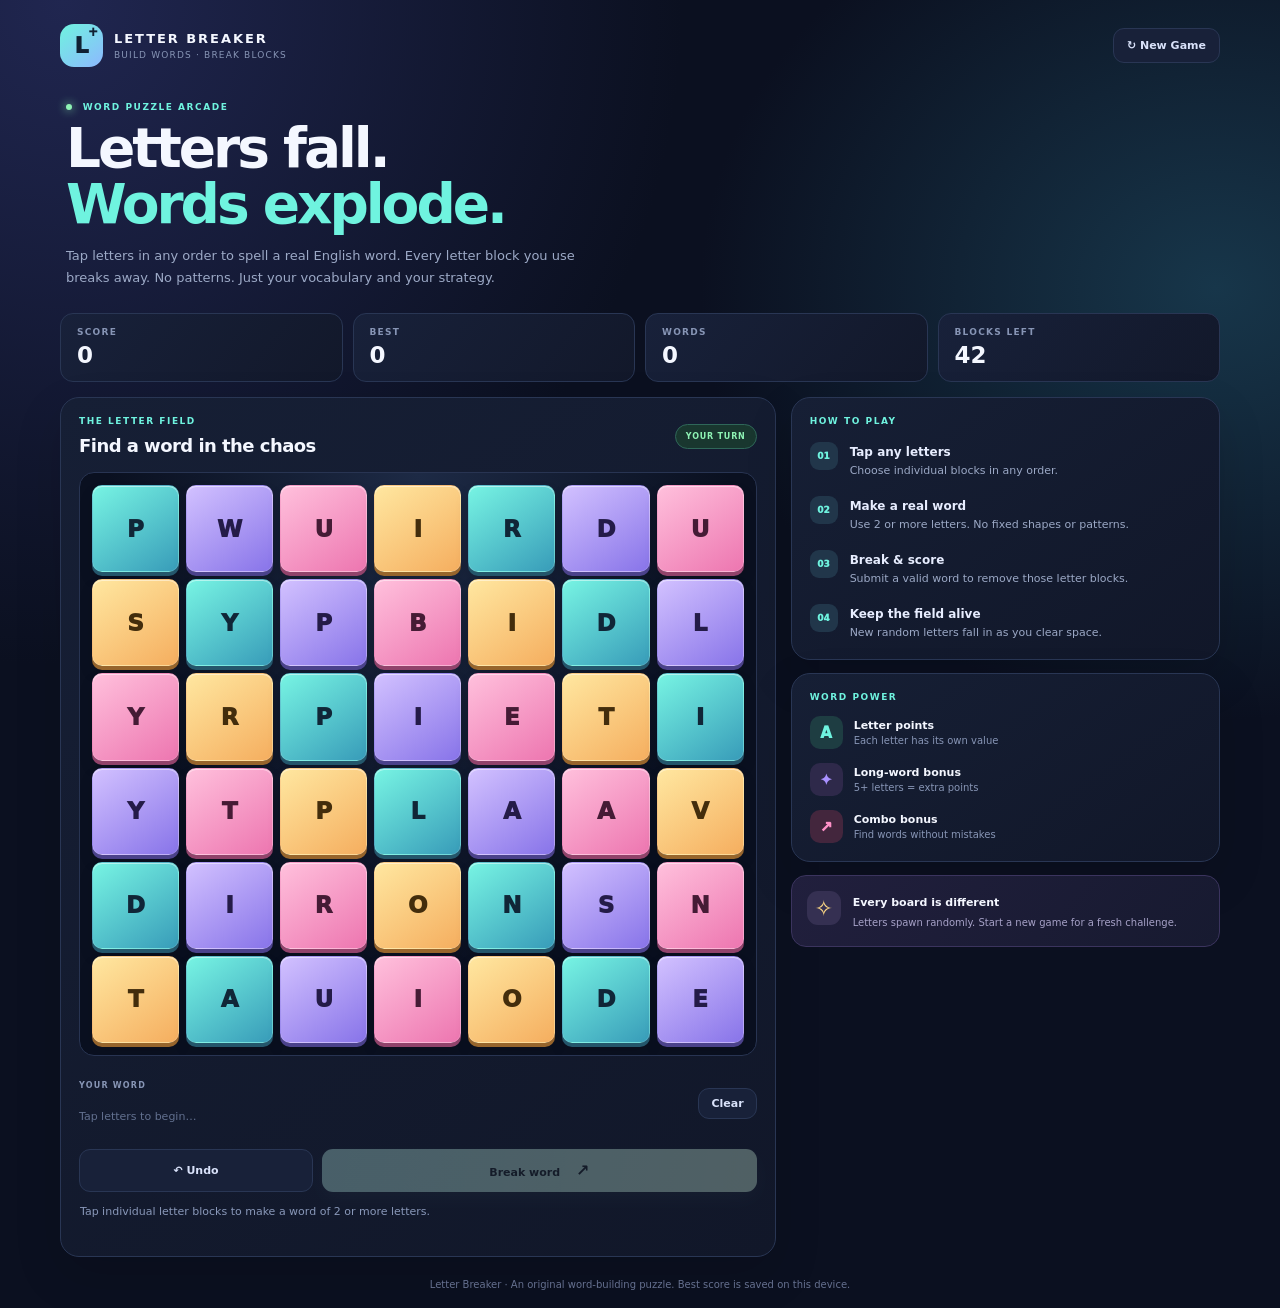
<file: index.html>
<!DOCTYPE html>
<html lang="en">
<head>
  <meta charset="UTF-8">
  <meta name="viewport" content="width=device-width, initial-scale=1.0">
  <meta name="theme-color" content="#0b1020">
  <title>Letter Breaker — Build Words, Break Blocks</title>
  <link rel="stylesheet" href="style.css">
  <script async src="https://pagead2.googlesyndication.com/pagead/js/adsbygoogle.js?client=ca-pub-8689503291884010"
     crossorigin="anonymous"></script>
</head>
<body>
  <main class="app">
    <header class="topbar">
      <a class="brand" href="#" aria-label="Letter Breaker home">
        <span class="brand-icon">L<span>+</span></span>
        <span><b>LETTER BREAKER</b><small>BUILD WORDS · BREAK BLOCKS</small></span>
      </a>
      <button id="newGameBtn" class="ghost-btn">↻ New Game</button>
    </header>

    <section class="intro">
      <div>
        <p class="eyebrow"><span class="live-dot"></span> WORD PUZZLE ARCADE</p>
        <h1>Letters fall.<br><em>Words explode.</em></h1>
        <p class="intro-copy">Tap letters in any order to spell a real English word. Every letter block you use breaks away. No patterns. Just your vocabulary and your strategy.</p>
      </div>
      <!-- <div class="hero-art" aria-hidden="true">
        <div class="art-orbit orbit-a"></div><div class="art-orbit orbit-b"></div>
        <div class="art-block ab1">W</div><div class="art-block ab2">O</div><div class="art-block ab3">R</div><div class="art-block ab4">D</div>
        <div class="art-spark">✦</div> -->
      </div>
    </section>

    <section class="stats">
      <div class="stat"><span>SCORE</span><strong id="score">0</strong></div>
      <div class="stat"><span>BEST</span><strong id="best">0</strong></div>
      <div class="stat"><span>WORDS</span><strong id="words">0</strong></div>
      <div class="stat"><span>BLOCKS LEFT</span><strong id="left">0</strong></div>
    </section>

    <section class="game-layout">
      <section class="play-panel panel">
        <div class="section-head">
          <div><p class="eyebrow">THE LETTER FIELD</p><h2>Find a word in the chaos</h2></div>
          <span id="statusPill" class="status-pill">YOUR TURN</span>
        </div>
        <div class="field-wrap">
          <div id="field" class="field" aria-label="Letter blocks"></div>
          <div id="emptyState" class="empty-state hidden">
            <div class="empty-symbol">✦</div><h3>Field cleared!</h3><p>A fresh wave of letters is ready.</p>
            <button id="refillBtn" class="primary-btn">Drop new letters</button>
          </div>
        </div>
        <div class="selection-row">
          <div><span class="mini-label">YOUR WORD</span><div id="wordPreview" class="word-preview"><span class="placeholder">Tap letters to begin…</span></div></div>
          <button id="clearSelectionBtn" class="clear-btn" aria-label="Clear selected letters">Clear</button>
        </div>
        <div class="actions">
          <button id="undoBtn" class="secondary-btn">↶ Undo</button>
          <button id="submitBtn" class="primary-btn" disabled>Break word <span>↗</span></button>
        </div>
        <p id="message" class="message" aria-live="polite">Tap individual letter blocks to make a word of 2 or more letters.</p>
      </section>

      <aside class="side">
        <section class="panel how-panel">
          <p class="eyebrow">HOW TO PLAY</p>
          <div class="how-step"><span>01</span><p><b>Tap any letters</b><br>Choose individual blocks in any order.</p></div>
          <div class="how-step"><span>02</span><p><b>Make a real word</b><br>Use 2 or more letters. No fixed shapes or patterns.</p></div>
          <div class="how-step"><span>03</span><p><b>Break & score</b><br>Submit a valid word to remove those letter blocks.</p></div>
          <div class="how-step"><span>04</span><p><b>Keep the field alive</b><br>New random letters fall in as you clear space.</p></div>
        </section>
        <section class="panel scoring-panel">
          <p class="eyebrow">WORD POWER</p>
          <div class="score-rule"><span class="rule-icon">A</span><div><b>Letter points</b><small>Each letter has its own value</small></div></div>
          <div class="score-rule"><span class="rule-icon purple">✦</span><div><b>Long-word bonus</b><small>5+ letters = extra points</small></div></div>
          <div class="score-rule"><span class="rule-icon pink">↗</span><div><b>Combo bonus</b><small>Find words without mistakes</small></div></div>
        </section>
        <section class="daily-card">
          <div class="daily-icon">✧</div><div><b>Every board is different</b><p>Letters spawn randomly. Start a new game for a fresh challenge.</p></div>
        </section>
      </aside>
    </section>
    <footer>Letter Breaker · An original word-building puzzle. Best score is saved on this device.</footer>
  </main>

  <div id="resultModal" class="modal hidden" role="dialog" aria-modal="true" aria-labelledby="resultTitle">
    <div class="modal-card">
      <div class="modal-glyph">✦</div><p class="eyebrow">FIELD REPORT</p><h2 id="resultTitle">Nice wordplay!</h2>
      <p id="resultCopy">You turned letters into points.</p>
      <div class="result-stats"><div><small>FINAL SCORE</small><b id="finalScore">0</b></div><div><small>WORDS MADE</small><b id="finalWords">0</b></div></div>
      <button id="modalNewGame" class="primary-btn">Play again <span>→</span></button>
    </div>
  </div>
  <script src="game.js"></script>
</body>
</html>
</file>
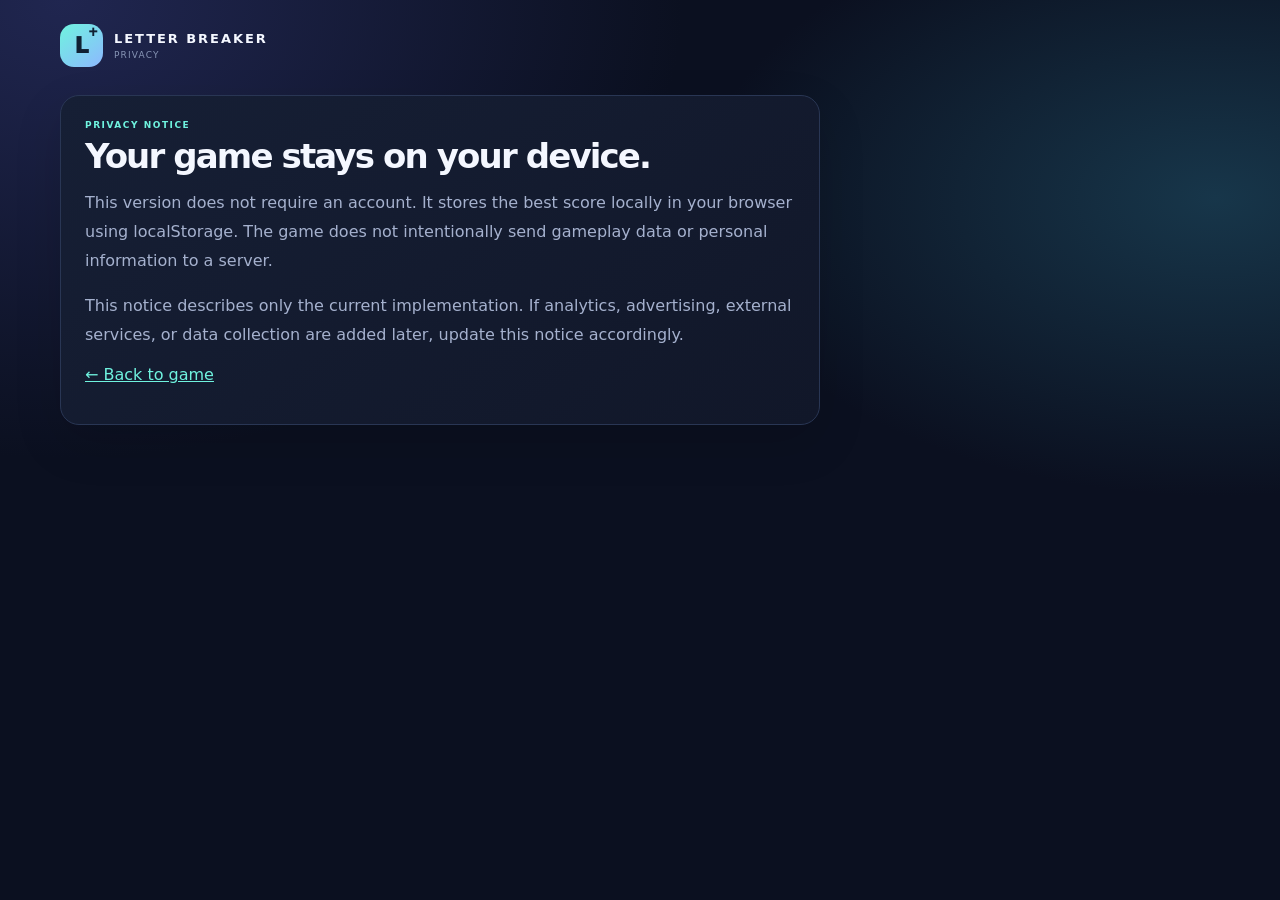
<file: privacy.html>
<!doctype html><html lang="en"><head><meta charset="utf-8"><meta name="viewport" content="width=device-width, initial-scale=1"><title>Letter Breaker Privacy</title><link rel="stylesheet" href="style.css"><script async src="https://pagead2.googlesyndication.com/pagead/js/adsbygoogle.js?client=ca-pub-8689503291884010"
     crossorigin="anonymous"></script></head><body><main class="app"><header class="topbar"><a class="brand" href="index.html"><span class="brand-icon">L<span>+</span></span><span><b>LETTER BREAKER</b><small>PRIVACY</small></span></a></header><section class="panel" style="padding:24px;margin-top:28px;max-width:760px"><p class="eyebrow">PRIVACY NOTICE</p><h1 style="font-size:34px">Your game stays on your device.</h1><p style="color:#a5b1ce;line-height:1.8">This version does not require an account. It stores the best score locally in your browser using localStorage. The game does not intentionally send gameplay data or personal information to a server.</p><p style="color:#a5b1ce;line-height:1.8">This notice describes only the current implementation. If analytics, advertising, external services, or data collection are added later, update this notice accordingly.</p><p><a href="index.html" style="color:#6ff3df">← Back to game</a></p></section></main></body></html>
</file>
<file: style.css>
:root{--bg:#0b1020;--panel:#121a2e;--panel2:#17223a;--line:#293654;--text:#f4f7ff;--muted:#8795b5;--cyan:#6ff3df;--purple:#a991ff;--pink:#ff91c8;--yellow:#ffd985;--green:#8ef3b4;--red:#ff8296}
*{box-sizing:border-box}body{margin:0;min-height:100vh;background:radial-gradient(ellipse at 5% 0%,#202650 0,transparent 36%),radial-gradient(ellipse at 95% 22%,#17364a 0,transparent 30%),var(--bg);color:var(--text);font-family:Inter,ui-sans-serif,system-ui,-apple-system,BlinkMacSystemFont,"Segoe UI",sans-serif}button{font:inherit;cursor:pointer}button:focus-visible{outline:2px solid var(--cyan);outline-offset:3px}.app{width:min(1160px,calc(100% - 32px));margin:auto;padding:24px 0 18px}.topbar{display:flex;align-items:center;justify-content:space-between;gap:15px}.brand{display:flex;align-items:center;gap:11px;color:inherit;text-decoration:none}.brand-icon{display:grid;place-items:center;position:relative;width:43px;height:43px;border-radius:14px;background:linear-gradient(140deg,var(--cyan),#8db8ff);color:#102033;font-size:22px;font-weight:1000}.brand-icon span{position:absolute;right:5px;top:1px;font-size:12px}.brand b{display:block;font-size:13px;letter-spacing:.15em}.brand small{display:block;margin-top:4px;color:var(--muted);font-size:9px;letter-spacing:.13em}.ghost-btn,.secondary-btn,.clear-btn{border:1px solid var(--line);background:#182139;color:#d9e2fa;border-radius:11px;padding:10px 13px;font-size:11px;font-weight:800}.ghost-btn:hover,.secondary-btn:hover,.clear-btn:hover{border-color:#65759c}.intro{display:flex;align-items:center;justify-content:space-between;padding:35px 6px 24px;min-height:220px}.eyebrow{margin:0 0 9px;color:var(--cyan);font-size:9px;font-weight:900;letter-spacing:.17em}.live-dot{display:inline-block;width:6px;height:6px;background:var(--green);border-radius:50%;margin-right:6px;box-shadow:0 0 10px var(--green)}h1{margin:0;font-size:clamp(35px,5vw,55px);line-height:1.01;letter-spacing:-.055em}h1 em{font-style:normal;color:var(--cyan)}.intro-copy{max-width:520px;color:#9ca9c6;font-size:13px;line-height:1.7;margin:13px 0 0}.hero-art{width:230px;height:170px;position:relative;flex-shrink:0}.art-orbit{position:absolute;border:1px solid #50618b66;border-radius:50%;transform:rotate(-25deg)}.orbit-a{width:210px;height:90px;left:4px;top:37px}.orbit-b{width:170px;height:120px;left:25px;top:20px;transform:rotate(40deg)}.art-block{position:absolute;width:54px;height:54px;display:grid;place-items:center;border-radius:14px;font-weight:1000;font-size:23px;box-shadow:0 10px 28px #0005,inset 0 1px #ffffff66;transform:rotate(8deg);animation:float 3.2s ease-in-out infinite}.ab1{left:24px;top:37px;color:#112133;background:linear-gradient(145deg,#8bfff0,#4cbacb)}.ab2{left:91px;top:11px;color:#201736;background:linear-gradient(145deg,#cbb9ff,#8b6cf4);animation-delay:-.7s}.ab3{left:126px;top:78px;color:#2d1429;background:linear-gradient(145deg,#ffb4d9,#e66aa7);animation-delay:-1.3s}.ab4{left:55px;top:99px;color:#302411;background:linear-gradient(145deg,#ffe8a1,#ffb65f);animation-delay:-1.9s}.art-spark{position:absolute;right:10px;top:18px;color:var(--cyan);font-size:25px;text-shadow:0 0 20px var(--cyan)}@keyframes float{0%,100%{translate:0 0}50%{translate:0 -7px}}.stats{display:grid;grid-template-columns:repeat(4,1fr);gap:10px;margin-bottom:15px}.stat{padding:13px 16px;border:1px solid var(--line);border-radius:13px;background:linear-gradient(130deg,#18213a,#12182a)}.stat span{display:block;color:var(--muted);font-size:9px;font-weight:900;letter-spacing:.14em}.stat strong{display:block;margin-top:5px;font-size:23px;font-variant-numeric:tabular-nums}.game-layout{display:grid;grid-template-columns:minmax(0,1.25fr) minmax(280px,.75fr);gap:15px;align-items:start}.panel{border:1px solid var(--line);border-radius:19px;background:linear-gradient(145deg,#161f35,#111729);box-shadow:0 18px 48px #0002}.play-panel{padding:18px}.section-head{display:flex;justify-content:space-between;align-items:center;gap:10px;margin-bottom:16px}.section-head h2{margin:0;font-size:18px;letter-spacing:-.03em}.status-pill{padding:7px 10px;border-radius:99px;background:#19372f;border:1px solid #2f6759;color:var(--green);font-size:8px;letter-spacing:.1em;font-weight:900;white-space:nowrap}.field-wrap{position:relative;min-height:330px;border:1px solid #283452;border-radius:15px;padding:12px;background:radial-gradient(ellipse at 50% 0%,#1d2a45,transparent 65%),#0a1020;overflow:hidden}.field{display:grid;grid-template-columns:repeat(7,minmax(0,1fr));gap:7px}.letter-block{aspect-ratio:1;min-width:0;position:relative;border:1px solid #ffffff1c;border-radius:10px;background:linear-gradient(145deg,#77f4e3,#389cb9);color:#102637;font-size:clamp(15px,2.4vw,23px);font-weight:1000;box-shadow:inset 0 1px #ffffff77,0 4px 0 #24566b,0 8px 14px #0002;transition:transform .14s,filter .14s,opacity .14s;animation:dropIn .22s cubic-bezier(.2,.8,.3,1.2)}.letter-block:nth-child(4n+2){background:linear-gradient(145deg,#d2c1ff,#8874e9);color:#241b48;box-shadow:inset 0 1px #ffffff77,0 4px 0 #4b428b,0 8px 14px #0002}.letter-block:nth-child(4n+3){background:linear-gradient(145deg,#ffc0dc,#ed76b0);color:#451b35;box-shadow:inset 0 1px #ffffff77,0 4px 0 #91436b,0 8px 14px #0002}.letter-block:nth-child(4n){background:linear-gradient(145deg,#ffe7a0,#f5ae5f);color:#432d0c;box-shadow:inset 0 1px #ffffff77,0 4px 0 #97652c,0 8px 14px #0002}.letter-block:hover{filter:brightness(1.12);transform:translateY(-2px)}.letter-block.selected{outline:3px solid white;outline-offset:1px;transform:translateY(-4px) scale(.94);filter:brightness(1.15);box-shadow:0 0 0 5px #6ff3df2b,0 0 22px #6ff3df77}.letter-block.used{animation:breakAway .35s forwards;pointer-events:none}@keyframes dropIn{from{transform:translateY(-22px) scale(.8);opacity:0}to{transform:translateY(0) scale(1);opacity:1}}@keyframes breakAway{40%{transform:scale(1.25) rotate(8deg);filter:brightness(1.8)}100%{transform:scale(.1) rotate(35deg);opacity:0}}.empty-state{position:absolute;inset:0;display:flex;flex-direction:column;justify-content:center;align-items:center;background:#0a1020eF;text-align:center;padding:20px}.empty-state.hidden{display:none}.empty-symbol{font-size:35px;color:var(--cyan)}.empty-state h3{margin:5px 0;font-size:20px}.empty-state p{margin:0 0 15px;color:var(--muted);font-size:12px}.selection-row{display:flex;align-items:center;justify-content:space-between;gap:10px;margin-top:17px}.mini-label{color:var(--muted);font-size:8px;letter-spacing:.15em;font-weight:900}.word-preview{display:flex;flex-wrap:wrap;gap:5px;min-height:36px;align-items:center;margin-top:7px}.preview-letter{display:grid;place-items:center;width:29px;height:32px;border:1px solid #3b5270;border-radius:7px;background:#1d3446;color:var(--cyan);font-size:15px;font-weight:950}.placeholder{color:#62708f;font-size:11px}.clear-btn{padding:8px 12px}.actions{display:grid;grid-template-columns:.7fr 1.3fr;gap:9px;margin-top:14px}.secondary-btn,.primary-btn{min-height:43px;border-radius:11px;font-size:11px;font-weight:900}.primary-btn{border:0;background:linear-gradient(100deg,var(--cyan),#9df5bd);color:#10252d;padding:11px 16px;box-shadow:0 7px 20px #6ff3df17}.primary-btn span{margin-left:12px;font-size:16px}.primary-btn:disabled{opacity:.35;cursor:not-allowed;filter:saturate(.4)}.message{min-height:34px;margin:12px 1px 0;color:#8998b9;font-size:11px;line-height:1.5}.message.good{color:var(--green)}.message.bad{color:#ff9aa9}.side{display:grid;gap:13px}.how-panel,.scoring-panel{padding:18px}.how-step{display:flex;gap:12px;margin-top:16px}.how-step>span{display:grid;place-items:center;flex-shrink:0;width:28px;height:28px;border-radius:9px;background:#21364a;color:var(--cyan);font-size:9px;font-weight:950}.how-step p{margin:1px 0 0;color:#9ba8c5;font-size:11px;line-height:1.6}.how-step b{color:#e7edff;font-size:12px}.score-rule{display:flex;align-items:center;gap:11px;margin-top:14px}.rule-icon{display:grid;place-items:center;width:33px;height:33px;border-radius:10px;background:#1e3d42;color:var(--cyan);font-size:15px;font-weight:950}.rule-icon.purple{background:#2e294a;color:var(--purple)}.rule-icon.pink{background:#43263d;color:var(--pink)}.score-rule b{display:block;font-size:11px}.score-rule small{display:block;color:var(--muted);font-size:10px;margin-top:3px}.daily-card{display:flex;gap:12px;align-items:flex-start;padding:15px;border:1px solid #3b345e;border-radius:15px;background:linear-gradient(130deg,#211f3d,#171a30)}.daily-icon{display:grid;place-items:center;flex-shrink:0;width:34px;height:34px;border-radius:11px;background:#353052;color:var(--yellow);font-size:22px}.daily-card b{font-size:11px}.daily-card p{margin:5px 0 0;color:#a6a1c7;font-size:10px;line-height:1.55}footer{text-align:center;color:#65708f;font-size:10px;padding:22px 0 0}.modal{position:fixed;inset:0;z-index:5;display:grid;place-items:center;padding:20px;background:#050814d9;backdrop-filter:blur(9px)}.modal.hidden{display:none}.modal-card{width:min(390px,100%);padding:27px;border:1px solid #414d72;border-radius:22px;background:radial-gradient(ellipse at 50% 0%,#30385d,transparent 60%),#151b2f;text-align:center;box-shadow:0 30px 100px #0008}.modal-glyph{display:grid;place-items:center;width:55px;height:55px;margin:0 auto 14px;border-radius:18px;background:#213b48;color:var(--cyan);font-size:28px}.modal-card h2{font-size:29px;margin:0}.modal-card>p:not(.eyebrow){font-size:12px;color:var(--muted);line-height:1.6}.result-stats{display:grid;grid-template-columns:1fr 1fr;gap:10px;margin:20px 0}.result-stats>div{padding:14px 8px;background:#0e1425;border:1px solid #2a3552;border-radius:12px}.result-stats small{display:block;color:var(--muted);font-size:8px;letter-spacing:.12em}.result-stats b{display:block;margin-top:7px;font-size:23px}
@media(max-width:820px){.game-layout{grid-template-columns:1fr}.side{grid-template-columns:1fr 1fr}.daily-card{grid-column:1/-1}.field-wrap{min-height:0}.field{gap:6px}}@media(max-width:520px){.app{width:calc(100% - 18px);padding-top:14px}.intro{padding:27px 2px 20px;min-height:0}.hero-art{width:120px;transform:scale(.72);transform-origin:center right;margin-left:-25px;margin-right:-12px}.intro-copy{font-size:11px;max-width:340px}.stats{gap:6px}.stat{padding:10px 9px}.stat span{font-size:7px}.stat strong{font-size:18px}.play-panel{padding:11px}.field-wrap{padding:8px}.field{gap:5px}.letter-block{border-radius:7px;font-size:18px}.side{grid-template-columns:1fr}.daily-card{grid-column:auto}.section-head h2{font-size:16px}.brand b{font-size:11px}.brand small{font-size:8px}.ghost-btn{padding:9px;font-size:10px}}@media(prefers-reduced-motion:reduce){*,*::before,*::after{animation-duration:.01ms!important;transition-duration:.01ms!important}}
</file>
